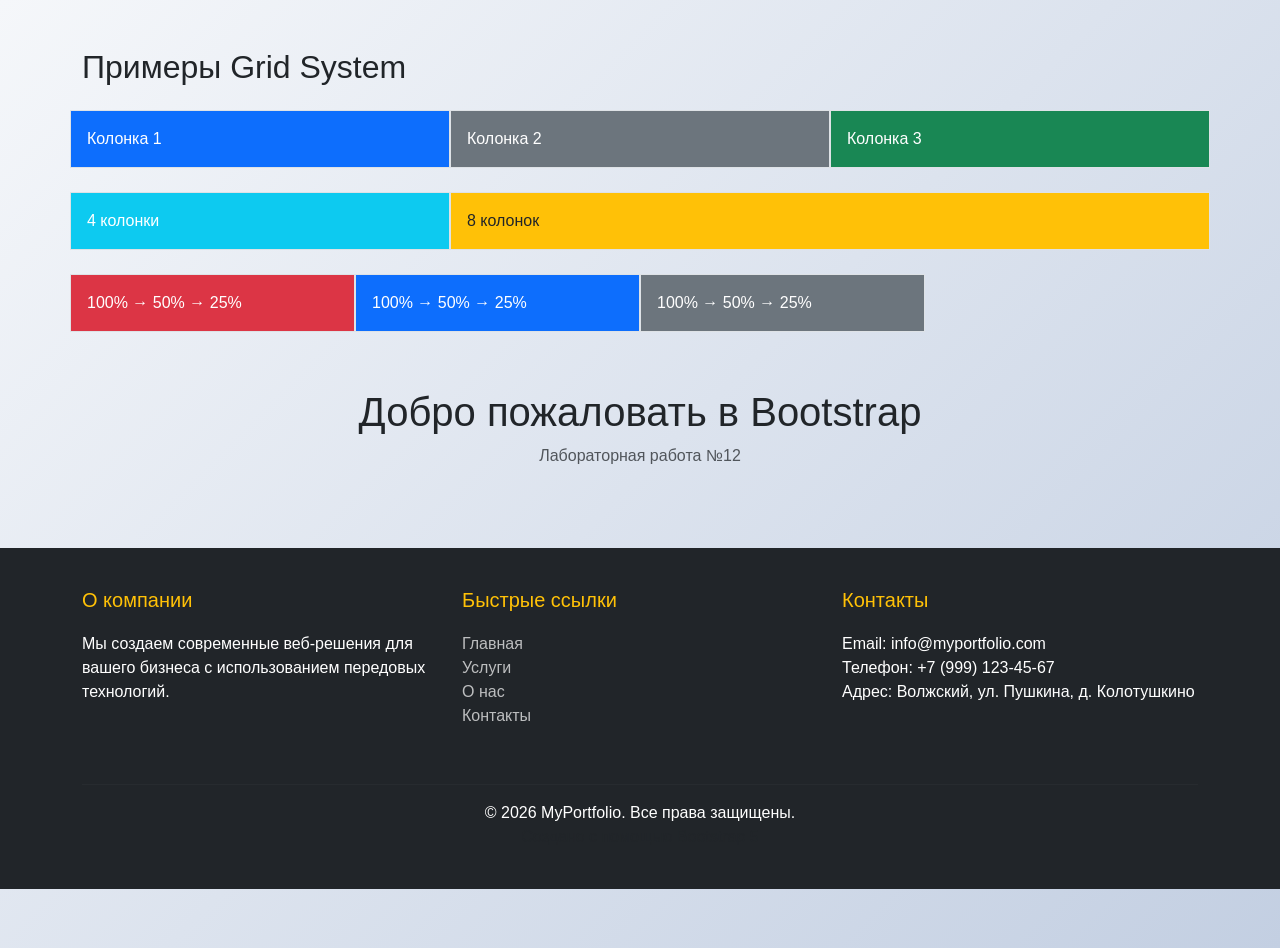
<file: index.html>
<!DOCTYPE html>
<html lang="ru">
<head>
    <meta charset="UTF-8">
    <meta name="viewport" content="width=device-width, initial-scale=1.0">
    <title>Bootstrap Lab - Uyutov</title>
    <div class="container mt-5">
  <h2 class="mb-4">Примеры Grid System</h2>
  <!-- Пример 1: Равные колонки -->
  <div class="row mb-4">
    <div class="col bg-primary text-white p-3 border">Колонка 1</div>
    <div class="col bg-secondary text-white p-3 border">Колонка 2</div>
    <div class="col bg-success text-white p-3 border">Колонка 3</div>
  </div>
  <!-- Пример 2: Фиксированная ширина -->
  <div class="row mb-4">
    <div class="col-4 bg-info text-white p-3 border">4 колонки</div>
    <div class="col-8 bg-warning text-dark p-3 border">8 колонок</div>
  </div>
  <!-- Пример 3: Адаптивные колонки -->
  <div class="row mb-4">
    <div class="col-12 col-md-6 col-lg-3 bg-danger text-white p-3 border mb-2">100% → 50% → 25%</div>
    <div class="col-12 col-md-6 col-lg-3 bg-primary text-white p-3 border mb-2">100% → 50% → 25%</div>
    <div class="col-12 col-md-6 col-lg-3 bg-secondary text-white p-3 border mb-2">100% → 50% → 25%</div>
  </div>
    </div>
    <!-- Bootstrap CSS -->
     <link href="https://cdn.jsdelivr.net/npm/bootstrap@5.3.8/dist/css/bootstrap.min.css" rel="stylesheet" integrity="sha384-sRIl4kxILFvY47J16cr9ZwB07vP4J8+LH7qKQnuqkuIAvNWLzeN8tE5YBujZqJLB" crossorigin="anonymous">
     <!-- custom CSS -->
      <link rel="stylesheet" href="custom.css"/>
</head>
<body>
    <div class="container">
        <h1 class="text-center mt-5">Добро пожаловать в Bootstrap</h1>
        <p class="text-center text-muted">Лабораторная работа №12</p>
    </div>

      <!-- Футер -->
  <footer>
    <div class="container">
      <div class="row">
        <!-- О компании -->
        <div class="col-md-4 mb-4">
          <h5>О компании</h5>
          <p>
            Мы создаем современные веб-решения для вашего бизнеса с
            использованием передовых технологий.
          </p>
        </div>
        <!-- Быстрые ссылки -->
        <div class="col-md-4 mb-4">
          <h5>Быстрые ссылки</h5>
          <ul class="list-unstyled">
            <li><a href="#home">Главная</a></li>
            <li><a href="#services">Услуги</a></li>
            <li><a href="#about">О нас</a></li>
            <li><a href="#contact">Контакты</a></li>
          </ul>
        </div>
        <!-- Контакты -->
        <div class="col-md-4 mb-4">
          <h5>Контакты</h5>
          <ul class="list-unstyled">
            <li>Email: info@myportfolio.com</li>
            <li>Телефон: +7 (999) 123-45-67</li>
            <li>Адрес: Волжский, ул. Пушкина, д. Колотушкино</li>
          </ul>
        </div>
      </div>
      <!-- Линия-разделитель -->
      <hr style="border-color: rgba(255, 255, 255, 0.1);" />
      <!-- Копирайт и информация о создании -->
      <div class="text-center mt-3">
        <p class="mb-0">&copy; 2026 MyPortfolio. Все права защищены.</p>
        <p class="mb-0 text-muted">Создано с помощью Bootstrap 5</p>
      </div>
    </div>
  </footer>
    <!-- Bundle with Popper -->
     <script src="https://cdn.jsdelivr.net/npm/bootstrap@5.3.8/dist/js/bootstrap.bundle.min.js" integrity="sha384-FKyoEForCGlyvwx9Hj09JcYn3nv7wiPVlz7YYwJrWVcXK/BmnVDxM+D2scQbITxI" crossorigin="anonymous"></script>
</body>
</html>
</file>
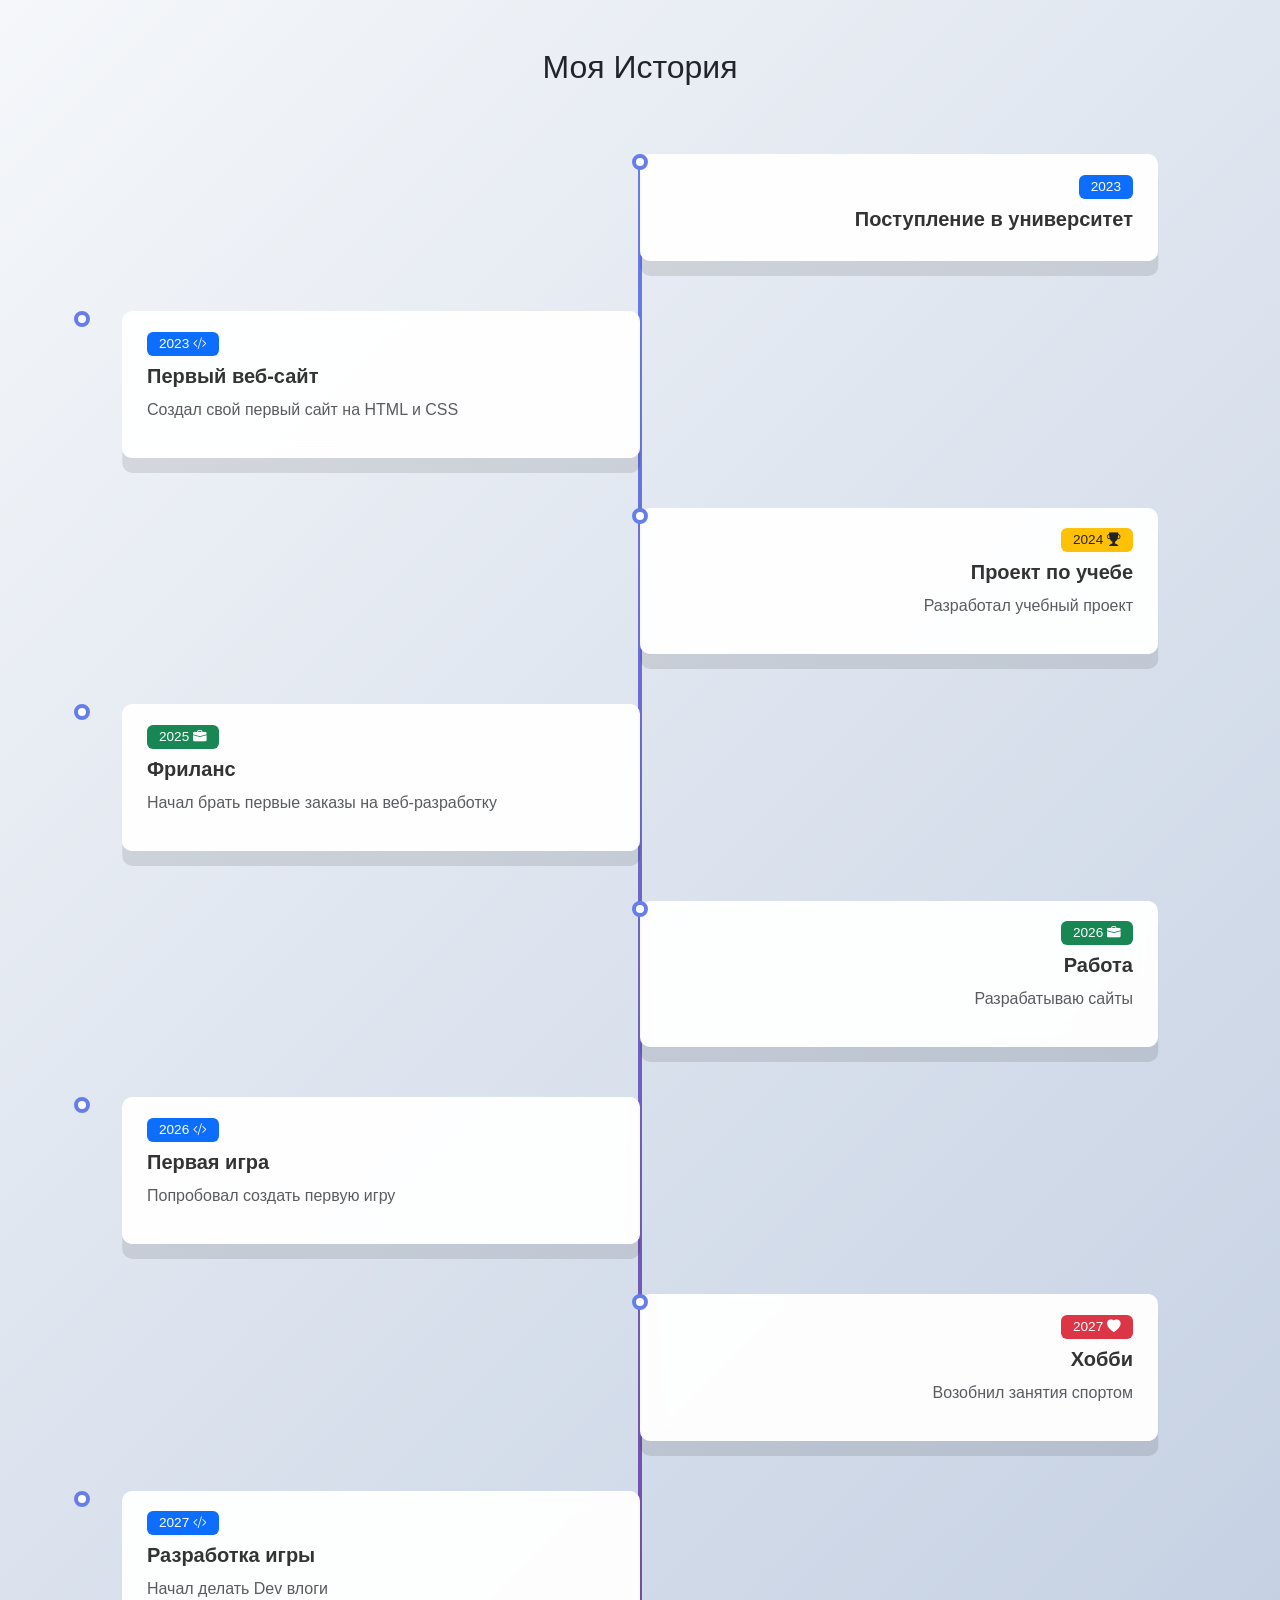
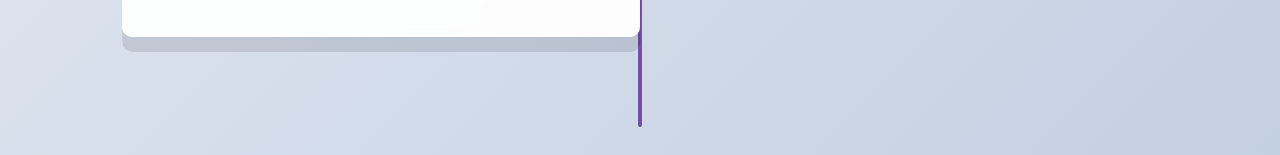
<file: timeline.html>
<!DOCTYPE html>
<html lang="ru">
<head>
    <meta charset="UTF-8" />
    <meta name="viewport" content="width=device-width, initial-scale=1.0"/>
    <title>Timeline</title>
    <link rel="stylesheet" href="https://cdn.jsdelivr.net/npm/bootstrap-icons@1.11.3/font/bootstrap-icons.min.css">
    <link href="https://cdn.jsdelivr.net/npm/bootstrap@5.3.8/dist/css/bootstrap.min.css" rel="stylesheet" integrity="sha384-sRIl4kxILFvY47J16cr9ZwB07vP4J8+LH7qKQnuqkuIAvNWLzeN8tE5YBujZqJLB" crossorigin="anonymous"/>
    <link rel="stylesheet" href="custom.css" />
</head>
<body>
    <div class="container my-5">
        <h2 class="text-center mb-5">Моя История</h2>
        <!-- Временная шкала -->
        <div class="timeline">
            <!-- Событие 1 (справа) -->
            <div class="timeline-item">
                <div class="timeline-content">
                    <span class="badge bg-primary mb-2">
                        <i class="bi bi-mortarboatd-fill"></i> 2023
                    </span>
                    <h5>Поступление в университет</h5>
                </div>
            </div>
            <!-- Событие 2 (слева) -->
            <div class="timeline-item timeline-item-left">
                <div class="timeline-content">
                    <!-- Бейдж с годом -->
                    <span class="badge bg-primary mb-2">2023
                        <i class="bi bi-code-slash"></i>
                    </span>
                    <h5>Первый веб-сайт</h5>
                    <p class="text-muted">
                        Создал свой первый сайт на HTML и CSS
                    </p>
                </div>
            </div>
            <!-- Событие 3 (справа) -->
            <div class="timeline-item">
                <div class="timeline-content">
                    <span class="badge bg-warning text-dark mb-2">2024
                        <i class="bi bi-trophy-fill"></i>
                    </span>
                    <h5>Проект по учебе</h5>
                    <p class="text-muted">
                        Разработал учебный проект
                    </p>
                </div>
            </div>
            <!-- Событие 4 (слева) -->
            <div class="timeline-item timeline-item-left">
                <div class="timeline-content">
                    <span class="badge bg-success mb-2">2025
                        <i class="bi bi-briefcase-fill"></i>
                    </span>
                    <h5>Фриланс</h5>
                    <p class="text-muted">
                        Начал брать первые заказы на веб-разработку
                    </p>
                </div>
            </div>
            <!-- Событие 5 (справа) -->
            <div class="timeline-item">
                <div class="timeline-content">
                    <span class="badge bg-success mb-2">2026
                        <i class="bi bi-briefcase-fill"></i>
                    </span>
                    <h5>Работа</h5>
                    <p class="text-muted">
                        Разрабатываю сайты
                    </p>
                </div>
            </div>
            <!-- Событие 6 (слева) -->
            <div class="timeline-item timeline-item-left">
                <div class="timeline-content">
                    <span class="badge bg-primary mb-2">2026
                        <i class="bi bi-code-slash"></i>
                    </span>
                    <h5>Первая игра</h5>
                    <p class="text-muted">
                        Попробовал создать первую игру
                    </p>
                </div>
            </div>
            <!-- Событие 7 (справа) -->
            <div class="timeline-item">
                <div class="timeline-content">
                    <span class="badge bg-danger mb-2">2027
                        <i class="bi bi-heart-fill"></i>
                    </span>
                    <h5>Хобби</h5>
                    <p class="text-muted">
                        Возобнил занятия спортом
                    </p>
                </div>
            </div>
            <!-- Событие 8 (слева) -->
            <div class="timeline-item timeline-item-left">
                <div class="timeline-content">
                    <span class="badge bg-primary mb-2">2027
                        <i class="bi bi-code-slash"></i>
                    </span>
                    <h5>Разработка игры</h5>
                    <p class="text-muted">
                        Начал делать Dev влоги
                    </p>
                </div>
            </div>
        </div>
    </div>
    <script src="https://cdn.jsdelivr.net/npm/bootstrap@5.3.8/dist/js/bootstrap.bundle.min.js" integrity="sha384-FKyoEForCGlyvwx9Hj09JcYn3nv7wiPVlz7YYwJrWVcXK/BmnVDxM+D2scQbITxI" crossorigin="anonymous"></script>
</body>
</html>
</file>
<file: custom.css>
.card-price {
    font-size: 2.3rem;
    font-weight: bold;
}

.card {
    transition: transform 0.3s ease;
}

.card:hover {
    transform: scale(1.05);
}

/* Общие стили */
body {
  font-family: "Segoe UI", Tahoma, Geneva, Verdana, sans-serif;
}

/* Кастомные цвета для навбара */
.navbar-brand {
  font-weight: bold;
  font-size: 1.5rem;
  letter-spacing: 1px;
}

.navbar-dark .navbar-nav .nav-link:hover {
  color: #ffc107 !important;
  transition: color 0.3s ease;
}

/* Улучшение Hero-секции */
#home {
  background: linear-gradient(135deg, #667eea 0%, #764ba2 100%);
  color: white;
  min-height: 400px;
  display: flex;
  align-items: center;
}

#home h1 {
  color: white;
}

#home .lead {
  color: rgba(255, 255, 255, 0.9);
}

#home .btn {
  box-shadow: 0 4px 15px rgba(0, 0, 0, 0.2);
  transition: transform 0.3s ease;
}

#home .btn:hover {
  transform: translateY(-3px);
  box-shadow: 0 6px 20px rgba(0, 0, 0, 0.3);
}

/* Анимация для карточек */
.card {
  transition: transform 0.3s ease, box-shadow 0.3s ease;
}

.card:hover {
  transform: translateY(-10px);
  box-shadow: 0 10px 30px rgba(0, 0, 0, 0.15) !important;
}

/* Стилизация кнопок */
.btn {
  border-radius: 25px;
  padding: 10px 30px;
  font-weight: 500;
  transition: all 0.3s ease;
}

/* Улучшение формы */
.form-control:focus {
  border-color: #667eea;
  box-shadow: 0 0 0 0.2rem rgba(102, 126, 234, 0.25);
}

/* Анимация для бейджей */
.badge {
  padding: 8px 15px;
  font-size: 0.9rem;
  font-weight: 500;
  transition: transform 0.2s ease;
}

.badge:hover {
  transform: scale(1.1);
  cursor: pointer;
}

/* Стилизация прогресс-баров */
.progress {
  height: 25px;
  border-radius: 15px;
  background-color: #e9ecef;
}

.progress-bar {
  border-radius: 15px;
  font-weight: bold;
  line-height: 25px;
}

/* Улучшение аккордеона */
.accordion-button:not(.collapsed) {
  background-color: #667eea;
  color: white;
}

.accordion-button:focus {
  box-shadow: none;
  border-color: #667eea;
}

/* Футер */
footer {
  background-color: #212529;
  color: white;
  padding: 40px 0;
  margin-top: 80px;
}

footer h5 {
  color: #ffc107;
  margin-bottom: 20px;
}

footer a {
  color: rgba(255, 255, 255, 0.7);
  text-decoration: none;
  transition: color 0.3s ease;
}

footer a:hover {
  color: #ffc107;
}

/* Адаптивность */
@media (max-width: 768px) {
  #home {
    min-height: 300px;
  }

  #home h1 {
    font-size: 2rem;
  }

  .card {
    margin-bottom: 20px;
  }
}

/* Временная шкала*/
.timeline {
    position: relative;
    padding: 20px 0;
}
/* Центральная линия */
.timeline::before {
    content: "";
    position: absolute;
    left: 50%;
    transform: translateX(-50%);
    width: 4px;
    height: 100%;
    background: linear-gradient(180deg, #667eea 0%, #764ba2 100%);
    border-radius: 2px;
}
/* Контейнер события */
.timeline-item {
    position: relative;
    margin-bottom: 50px;
    width: 50%;
    padding-right: 40px;
    text-align: right;
    margin-left: 50%;
}
/* Левые элементы */
.timeline-item-left {
    margin-left: 0 !important;
    padding-right: 0;
    padding-left: 40px;
    text-align: left;
}

/* Круглые точки на линии */
.timeline-item::before {
    content: "";
    position: absolute;
    right: -8px;
    top: 0;
    width: 16px;
    height: 16px;
    background: white;
    border: 4px solid #667eea;
    border-radius: 50%;
    z-index: 1;
    transition: transform 0.3s ease;
}
/* Точки для левых элементов */
.timeline-item::before {
    right: auto;
    left: -8px;
}
/* Увеличение точки при наведении */
.timeline-item:hover::before {
    transform: scale(1.5);
    background: #667eea;
}

/* Карточка с контентом */
.timeline-content {
    background: white;
    padding: 20px 25px;
    border-radius: 10px;
    box-shadow: 0.3px 15px rgba(0, 0, 0, 0.1);
    transition: all 0.3s ease;
}
.timeline-content:hover {
    transform: translateY(-5px);
    box-shadow: 0.8px 25px rgba(0, 0, 0, 0.15);
}
.timeline-content h5 {
    color: #333;
    margin-bottom: 10px;
    font-weight: 600;
}
.timeline-content .badge {
    font-size: 0.85rem;
    padding: 5px 12px;
}

/* Мобильная */
@media (max-width: 768px) {
    /*  линия слева */
    .timeline::before {
        left: 20px;
    }
    /* все элементы слева */
    .timeline-item,
    .timeline-item-left {
        width: 100%;
        margin-left: 0 !important;
        padding-left:  60px;
        padding-right: 0;
        text-align: left;
    }
    /* точки слева */
    .timeline-item::before,
    .timeline-item-left::before {
        left: 12px;
        right: auto;
    }
}

body {
    background: linear-gradient(135deg, #f5f7fa 0%, #c3cfe2 100%);
    min-height: 100vh;
}
.timeline-content {
    background: rgba(255, 255, 255, 0.95);
    backdrop-filter: blur(10px);
}

@keyframes pulse {
    0%, 100% { box-shadow: 0 0 0 0 rgba(102, 115, 234, 0.7);}
    50% { box-shadow: 0 0 0 10px rgba(102, 126, 234, 0);}
}

.timeline-item::before {
    animation: pulse 5s infinite;
}
</file>
